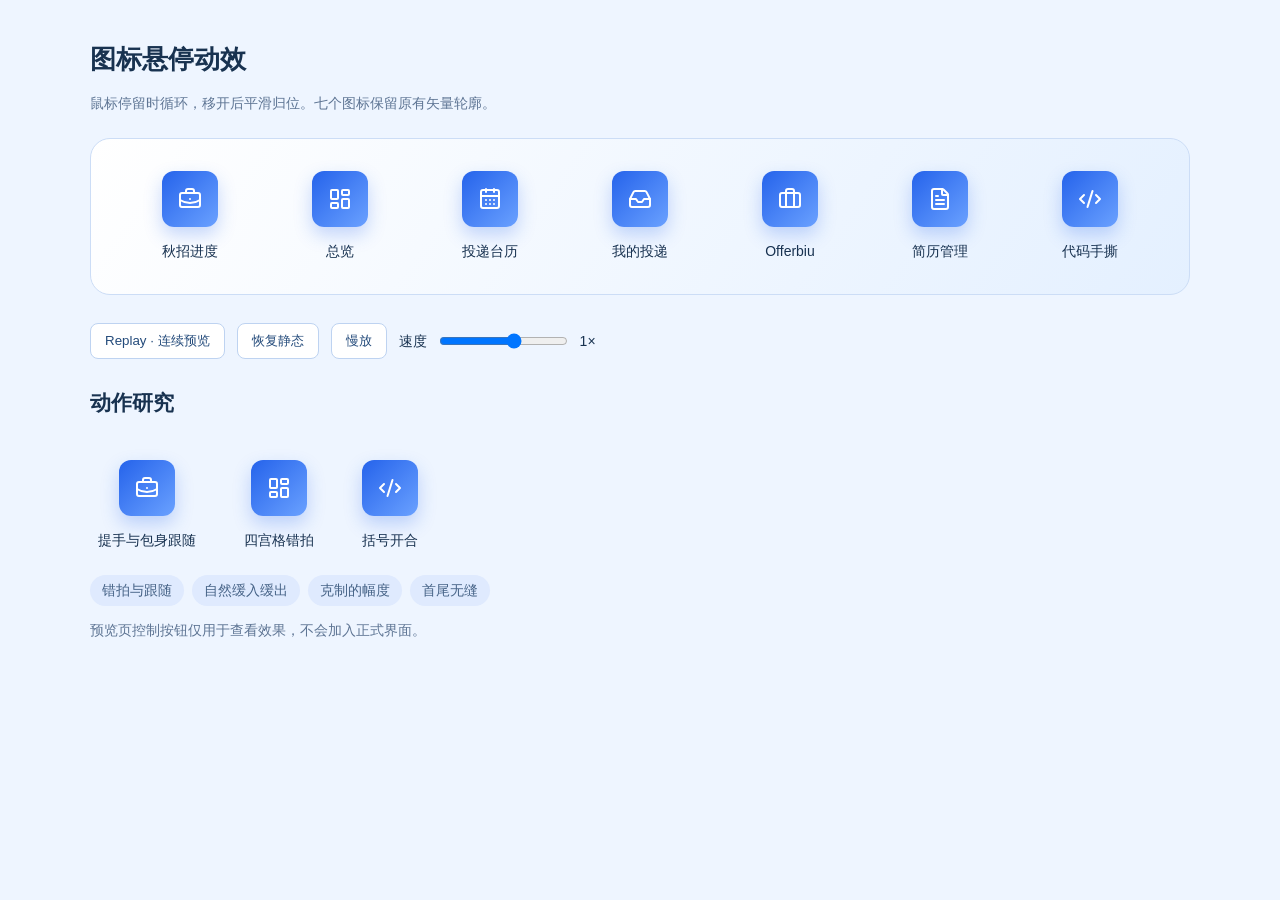
<file: assets/icon-motion/logo_motion.html>
<!doctype html>
<html lang="zh-CN">
<head>
  <meta charset="utf-8"><meta name="viewport" content="width=device-width,initial-scale=1">
  <title>秋招进度 · 图标动效预览</title>
  <link rel="stylesheet" href="../icon-motion.css">
  <style>
    * { box-sizing: border-box; }
    body { margin: 0; padding: 40px; color: #183250; background: #eef5ff; font: 14px/1.5 "Microsoft YaHei",sans-serif; }
    main { max-width: 1100px; margin: auto; }
    h1 { margin: 0 0 8px; font-size: 26px; }
    p { color: #5e7594; }
    .stage { padding: 32px; margin-top: 24px; border: 1px solid #ccddf6; border-radius: 20px; background: linear-gradient(125deg,#fff,#e4f0ff); }
    #logo-root { display: grid; grid-template-columns: repeat(7,1fr); gap: 16px; }
    .sample { display: grid; justify-items: center; gap: 14px; }
    .motion-box { width: 56px; height: 56px; padding: 0; border: 0; border-radius: 12px; display: grid; place-items: center; color: white; background: linear-gradient(135deg,#2563eb,#6aa1ff); box-shadow: 0 8px 18px #2563eb40; }
    .motion-box:focus-visible { outline: 3px solid #1d5cdf; outline-offset: 5px; }
    .controls { display: flex; gap: 12px; align-items: center; flex-wrap: wrap; margin: 28px 0; }
    .controls button { border: 1px solid #bed3f1; border-radius: 8px; background: white; color: #244b7b; padding: 8px 14px; cursor: pointer; }
    .controls label { display: flex; align-items: center; gap: 10px; }
    .studies { display: flex; gap: 48px; padding: 24px 8px; }
    .principles { display: flex; gap: 8px; flex-wrap: wrap; }
    .principles span { border-radius: 16px; background: #dfeafe; padding: 5px 12px; color: #466387; }
    html.qa body { width: 840px; height: 144px; padding: 0; background: #fff; }
    html.qa main { width: 840px; }
    html.qa .stage { width: 840px; height: 144px; margin: 0; border: 0; border-radius: 0; padding: 44px 28px; background: white; }
    html.qa #logo-root { grid-template-columns: repeat(7, 96px); gap: 16px; }
    html.qa .sample { gap: 0; }
    html.qa .sample > span, html.qa .extra { display: none; }
  </style>
  <script>if(new URLSearchParams(location.search).has("qa"))document.documentElement.classList.add("qa");</script>
</head>
<body>
<main>
  <header class="extra"><h1>图标悬停动效</h1><p>鼠标停留时循环，移开后平滑归位。七个图标保留原有矢量轮廓。</p></header>
  <section class="stage" aria-label="七类图标预览"><div id="logo-root"></div></section>
  <div class="controls extra">
    <button id="replay" type="button">Replay · 连续预览</button>
    <button id="rest" type="button">恢复静态</button>
    <button id="slow" type="button" aria-pressed="false">慢放</button>
    <label for="speed">速度 <input id="speed" type="range" min=".25" max="1.5" step=".05" value="1"><output id="speed-value">1×</output></label>
  </div>
  <section class="extra" aria-label="三个动作研究"><h2>动作研究</h2><div class="studies" id="studies"></div></section>
  <div class="principles extra"><span>错拍与跟随</span><span>自然缓入缓出</span><span>克制的幅度</span><span>首尾无缝</span></div>
  <p class="extra" id="motion-note">预览页控制按钮仅用于查看效果，不会加入正式界面。</p>
</main>
<script src="../icon-motion.js"></script>
<script>
  const params = new URLSearchParams(location.search);
  const labels = { brand: "秋招进度", overview: "总览", calendar: "投递台历", applications: "我的投递", offerbiu: "Offerbiu", resumes: "简历管理", codes: "代码手撕" };
  const api = window.TrackerIconMotion;
  const players = [];
  for (const kind of api.kinds) {
    const sample = document.createElement("div"); sample.className = "sample";
    const button = document.createElement("button"); button.type = "button"; button.className = "motion-box";
    button.setAttribute("aria-label", `预览${labels[kind]}动画`);
    const label = document.createElement("span"); label.textContent = labels[kind];
    sample.append(button, label); document.querySelector("#logo-root").append(sample);
    players.push(api.attach(button, kind));
  }
  for (const [kind, title] of [["brand","提手与包身跟随"],["overview","四宫格错拍"],["codes","括号开合"]]) {
    const sample = document.createElement("div"); sample.className = "sample";
    const button = document.createElement("button"); button.type = "button"; button.className = "motion-box";
    button.setAttribute("aria-label", title);
    const label = document.createElement("span"); label.textContent = title;
    sample.append(button,label); document.querySelector("#studies").append(sample);
    api.attach(button, kind);
  }
  const reduced = params.has("reduced") || matchMedia("(prefers-reduced-motion: reduce)").matches;
  if (reduced || params.has("static") || params.has("t")) {
    document.querySelectorAll(".motion-box").forEach(button => { button.style.pointerEvents = "none"; button.disabled = true; });
  }
  const setRate = value => { players.forEach(player => player.setRate(value)); document.querySelector("#speed-value").value = `${Number(value.toFixed(2))}×`; };
  document.querySelector("#replay").addEventListener("click", () => { if (!reduced) players.forEach(player => { player.reset(); player.start(); }); });
  document.querySelector("#rest").addEventListener("click", () => players.forEach(player => player.stop()));
  document.querySelector("#speed").addEventListener("input", event => setRate(Number(event.target.value)));
  document.querySelector("#slow").addEventListener("click", event => {
    const slow = event.currentTarget.getAttribute("aria-pressed") !== "true";
    event.currentTarget.setAttribute("aria-pressed", slow);
    document.querySelector("#speed").value = slow ? .25 : 1; setRate(slow ? .25 : 1);
  });
  if (reduced) {
    document.querySelector("#motion-note").textContent = "已启用减少动态效果：显示静态图标。";
  } else if (!params.has("static") && params.has("t")) {
    const time = Math.max(0, Number(params.get("t")) || 0);
    // Endpoints include the same animation cleanup used after pointer leave.
    players.forEach(player => time === 0 || time === api.duration ? player.reset() : player.seek(time));
  }
  window.__p2mReady = true;
</script>
</body>
</html>
</file>
<file: assets/icon-motion.css>
/* Existing boxes keep their exact dimensions, gradient and shadow. */
.p2m-host { position: relative; isolation: isolate; overflow: hidden; }
.p2m-icon { position: relative; z-index: 1; flex-shrink: 0; width: 24px; height: 24px; overflow: visible; }
.p2m-icon [data-part] { transform-box: fill-box; transform-origin: center; }
.p2m-sheen {
  position: absolute; inset: 0; z-index: 0; pointer-events: none;
  border-radius: inherit; opacity: 0;
  background: linear-gradient(115deg, transparent 25%, rgba(255,255,255,.24) 50%, transparent 75%);
}
@media (prefers-reduced-motion: reduce) {
  .p2m-host, .p2m-host [data-part] { animation: none !important; transition: none !important; }
  .p2m-sheen { display: none; }
}
</file>
